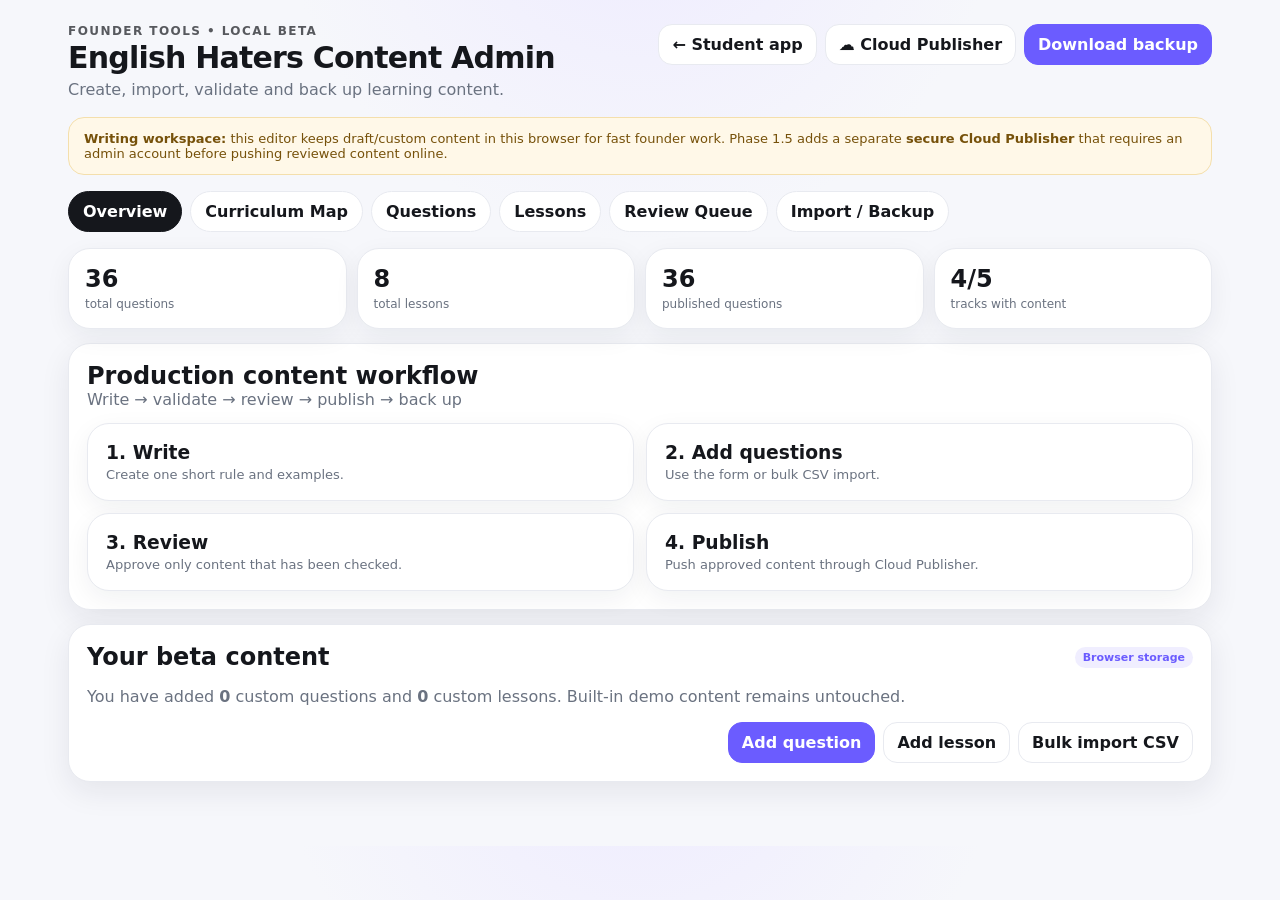
<file: admin.html>
<!doctype html>
<html lang="en">
<head>
  <meta charset="utf-8" />
  <meta name="viewport" content="width=device-width, initial-scale=1" />
  <meta name="theme-color" content="#15171c" />
  <meta name="description" content="English Haters Beta content admin." />
  <link rel="stylesheet" href="styles.css" />
  <link rel="stylesheet" href="admin.css" />
  <title>English Haters — Content Admin</title>
</head>
<body>
  <div id="adminApp"></div>
  <script src="data/curriculum.js"></script>
  <script src="data/questions.js"></script>
  <script src="data/lessons.js"></script>
  <script src="data/lesson-schema.js"></script>
  <script src="admin.js"></script>
</body>
</html>
</file>
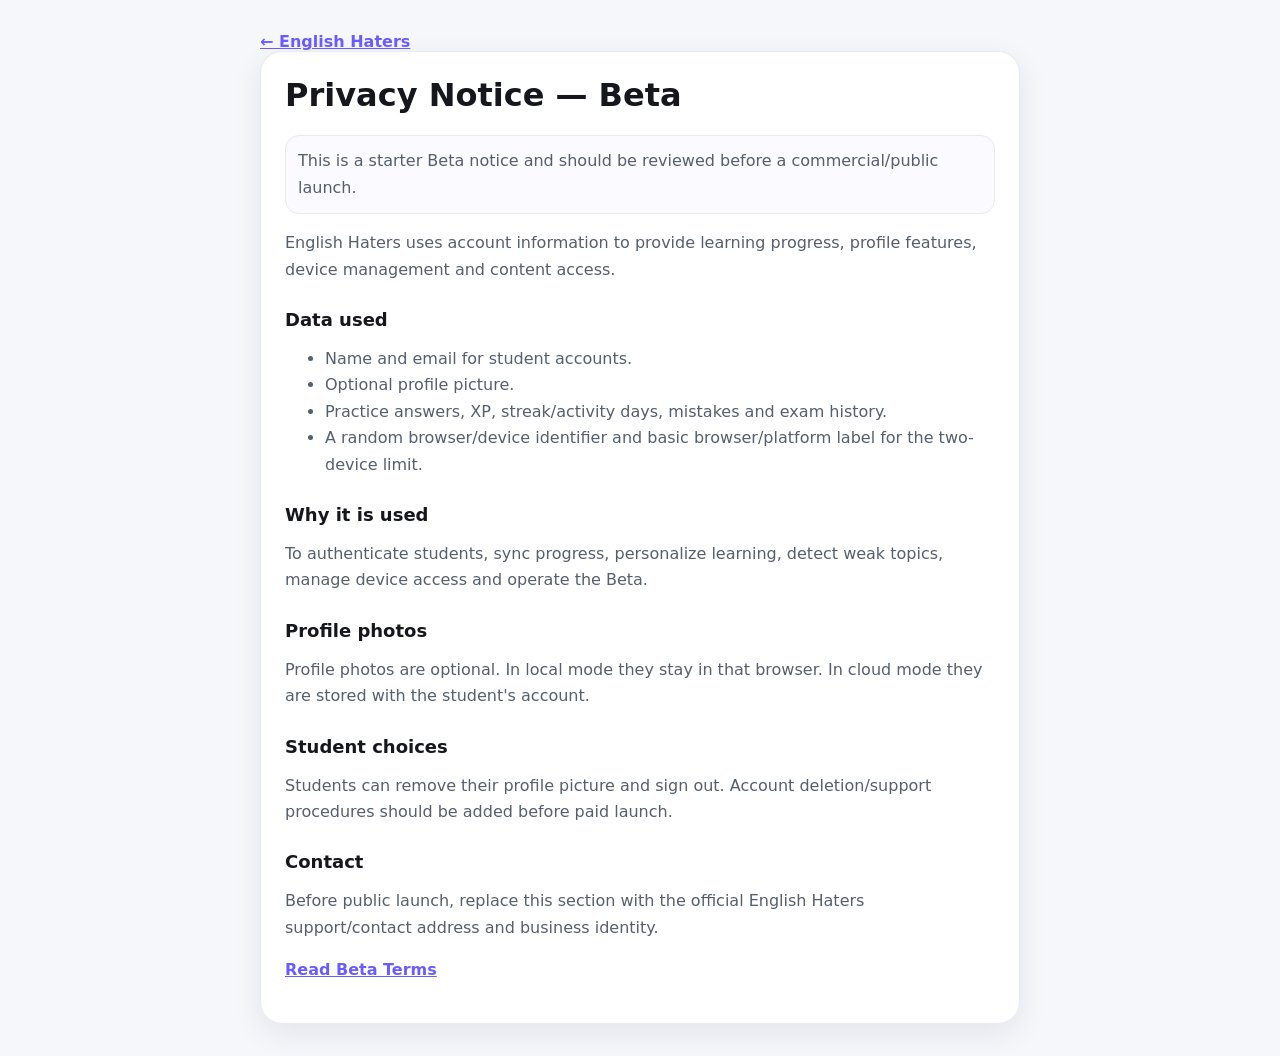
<file: privacy.html>
<!doctype html><html lang="en"><head><meta charset="utf-8"><meta name="viewport" content="width=device-width,initial-scale=1"><title>Privacy — English Haters</title><style>body{margin:0;font-family:Inter,system-ui,-apple-system,Segoe UI,Roboto,Arial;background:#f6f7fb;color:#15171c}.wrap{max-width:760px;margin:auto;padding:32px 18px}.card{background:#fff;border:1px solid #e8eaf0;border-radius:22px;padding:24px;box-shadow:0 10px 30px rgba(22,27,45,.08)}h1{margin-top:0}h2{margin-top:26px;font-size:18px}p,li{color:#555f6d;line-height:1.65}a{color:#6b5cff;font-weight:700}.note{background:#fafaff;border:1px solid #e8eaf0;padding:12px;border-radius:14px}</style></head><body><main class="wrap"><a href="./">← English Haters</a><div class="card"><h1>Privacy Notice — Beta</h1><p class="note">This is a starter Beta notice and should be reviewed before a commercial/public launch.</p><p>English Haters uses account information to provide learning progress, profile features, device management and content access.</p><h2>Data used</h2><ul><li>Name and email for student accounts.</li><li>Optional profile picture.</li><li>Practice answers, XP, streak/activity days, mistakes and exam history.</li><li>A random browser/device identifier and basic browser/platform label for the two-device limit.</li></ul><h2>Why it is used</h2><p>To authenticate students, sync progress, personalize learning, detect weak topics, manage device access and operate the Beta.</p><h2>Profile photos</h2><p>Profile photos are optional. In local mode they stay in that browser. In cloud mode they are stored with the student's account.</p><h2>Student choices</h2><p>Students can remove their profile picture and sign out. Account deletion/support procedures should be added before paid launch.</p><h2>Contact</h2><p>Before public launch, replace this section with the official English Haters support/contact address and business identity.</p><p><a href="terms.html">Read Beta Terms</a></p></div></main></body></html>
</file>
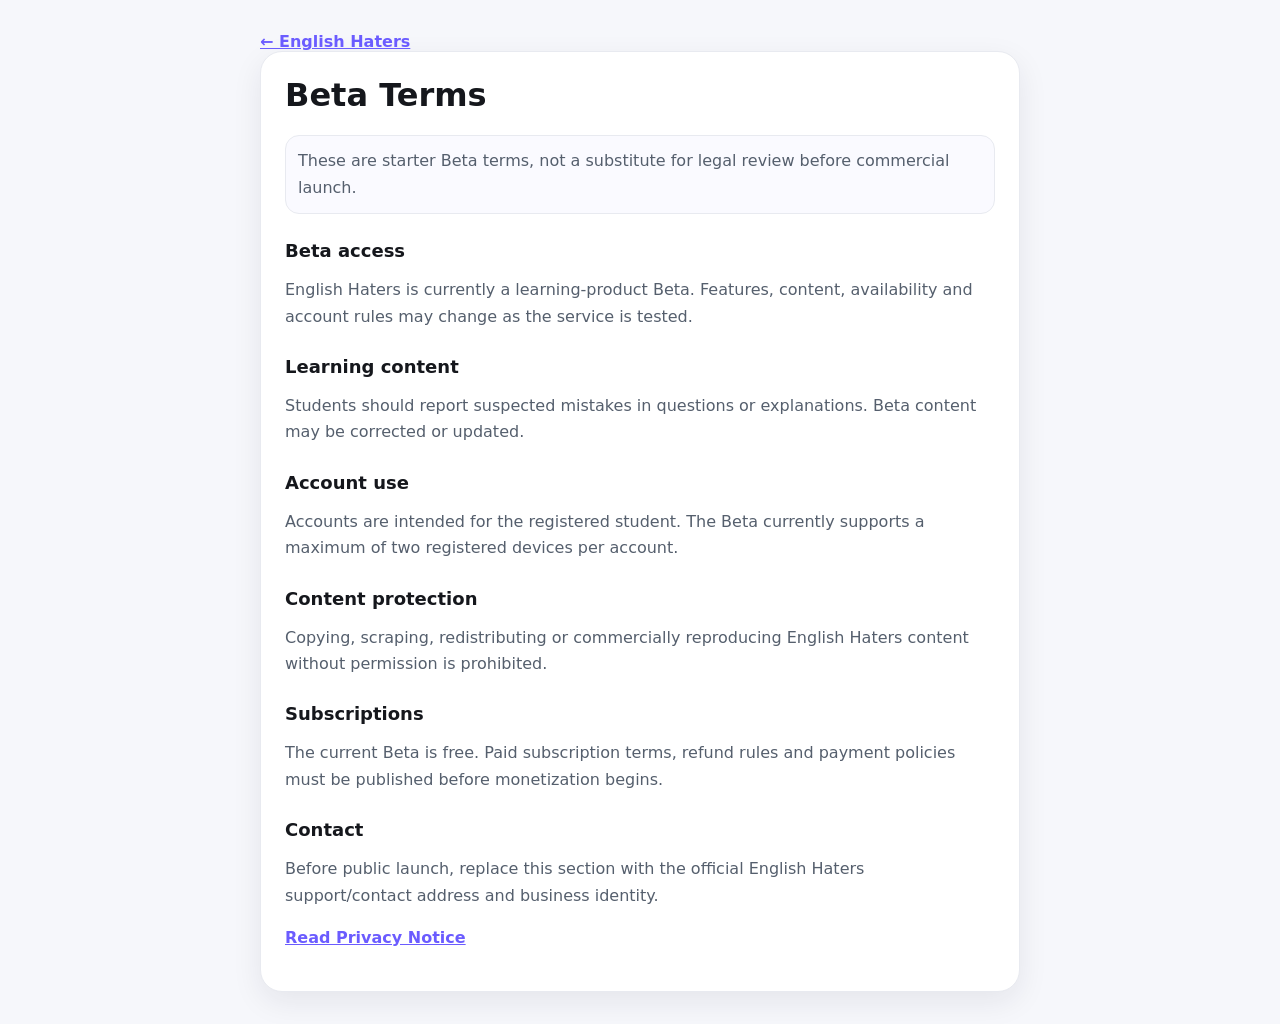
<file: terms.html>
<!doctype html><html lang="en"><head><meta charset="utf-8"><meta name="viewport" content="width=device-width,initial-scale=1"><title>Terms — English Haters</title><style>body{margin:0;font-family:Inter,system-ui,-apple-system,Segoe UI,Roboto,Arial;background:#f6f7fb;color:#15171c}.wrap{max-width:760px;margin:auto;padding:32px 18px}.card{background:#fff;border:1px solid #e8eaf0;border-radius:22px;padding:24px;box-shadow:0 10px 30px rgba(22,27,45,.08)}h1{margin-top:0}h2{margin-top:26px;font-size:18px}p,li{color:#555f6d;line-height:1.65}a{color:#6b5cff;font-weight:700}.note{background:#fafaff;border:1px solid #e8eaf0;padding:12px;border-radius:14px}</style></head><body><main class="wrap"><a href="./">← English Haters</a><div class="card"><h1>Beta Terms</h1><p class="note">These are starter Beta terms, not a substitute for legal review before commercial launch.</p><h2>Beta access</h2><p>English Haters is currently a learning-product Beta. Features, content, availability and account rules may change as the service is tested.</p><h2>Learning content</h2><p>Students should report suspected mistakes in questions or explanations. Beta content may be corrected or updated.</p><h2>Account use</h2><p>Accounts are intended for the registered student. The Beta currently supports a maximum of two registered devices per account.</p><h2>Content protection</h2><p>Copying, scraping, redistributing or commercially reproducing English Haters content without permission is prohibited.</p><h2>Subscriptions</h2><p>The current Beta is free. Paid subscription terms, refund rules and payment policies must be published before monetization begins.</p><h2>Contact</h2><p>Before public launch, replace this section with the official English Haters support/contact address and business identity.</p><p><a href="privacy.html">Read Privacy Notice</a></p></div></main></body></html>
</file>
<file: styles.css>
﻿:root{
  --bg:#f6f7fb;--card:#fff;--text:#15171c;--muted:#6a7280;--line:#e8eaf0;
  --accent:#6b5cff;--accent2:#8c7cff;--good:#1f9d66;--bad:#e14d57;--warn:#e9a23b;
  --radius:22px;--shadow:0 10px 30px rgba(22,27,45,.08)
}
*{box-sizing:border-box} body{margin:0;font-family:Inter,ui-sans-serif,system-ui,-apple-system,Segoe UI,Roboto,Arial;background:var(--bg);color:var(--text)}
button,input,select{font:inherit}.shell{max-width:760px;margin:auto;min-height:100vh;padding:18px 16px 96px}.topbar{display:flex;align-items:center;justify-content:space-between;margin-bottom:18px}.brand{font-weight:900;font-size:20px;letter-spacing:-.5px}.beta{font-size:11px;padding:4px 8px;border-radius:999px;background:#ece9ff;color:#5142d9;margin-left:6px}.avatar{width:38px;height:38px;border-radius:50%;display:grid;place-items:center;background:#15171c;color:#fff;font-weight:800}
.hero{background:linear-gradient(145deg,#15171c,#2d3040);color:#fff;border-radius:28px;padding:22px;box-shadow:var(--shadow);position:relative;overflow:hidden}.hero:after{content:"";position:absolute;width:170px;height:170px;background:rgba(255,255,255,.08);border-radius:50%;right:-55px;top:-65px}.eyebrow{font-size:12px;opacity:.7;text-transform:uppercase;letter-spacing:.12em}.hero h1{font-size:30px;line-height:1.08;margin:8px 0 10px;letter-spacing:-1.1px}.hero p{margin:0;opacity:.78;max-width:520px}.stats{display:grid;grid-template-columns:repeat(3,1fr);gap:10px;margin:14px 0}.stat,.card{background:var(--card);border:1px solid var(--line);border-radius:var(--radius);box-shadow:var(--shadow)}.stat{padding:14px}.stat b{font-size:18px;display:block}.stat span{font-size:12px;color:var(--muted)}
.section-head{display:flex;justify-content:space-between;align-items:center;margin:24px 2px 10px}.section-head h2{font-size:18px;margin:0}.section-head small{color:var(--muted)}.grid{display:grid;grid-template-columns:1fr 1fr;gap:12px}.track{padding:16px;cursor:pointer;transition:.18s transform}.track:hover{transform:translateY(-2px)}.track .icon{font-size:28px}.track h3{margin:9px 0 3px;font-size:17px}.track p{margin:0;color:var(--muted);font-size:13px}.progress{height:8px;background:#efeff5;border-radius:99px;overflow:hidden;margin-top:12px}.progress i{display:block;height:100%;background:var(--accent);border-radius:99px}.cta{width:100%;border:0;border-radius:18px;padding:15px 18px;font-weight:800;cursor:pointer;background:var(--accent);color:#fff}.cta.secondary{background:#fff;color:var(--text);border:1px solid var(--line)}.daily{padding:18px}.daily-row{display:flex;align-items:center;gap:14px}.flame{font-size:34px}.daily h3{margin:0}.daily p{margin:4px 0 0;color:var(--muted);font-size:13px}
.nav{position:fixed;left:50%;transform:translateX(-50%);bottom:0;width:min(760px,100%);display:grid;grid-template-columns:repeat(4,1fr);background:rgba(255,255,255,.95);backdrop-filter:blur(16px);border-top:1px solid var(--line);padding:9px 10px max(9px,env(safe-area-inset-bottom));z-index:20}.nav button{border:0;background:transparent;padding:8px;color:var(--muted);font-size:12px}.nav button.active{color:var(--accent);font-weight:800}.nav b{display:block;font-size:18px;margin-bottom:2px}
.page-title{font-size:28px;letter-spacing:-.8px;margin:8px 0 4px}.sub{color:var(--muted);margin:0 0 18px}.lesson-list{display:grid;gap:10px}.lesson{padding:15px;display:flex;align-items:center;gap:12px;cursor:pointer}.lesson .n{width:38px;height:38px;border-radius:13px;background:#f0eeff;color:var(--accent);display:grid;place-items:center;font-weight:900}.lesson h4{margin:0 0 3px}.lesson p{margin:0;color:var(--muted);font-size:12px}.lesson .arrow{margin-left:auto;color:var(--muted)}
.rule{padding:20px}.rule h2{margin:0 0 10px}.rule p{line-height:1.65}.example{background:#f5f4ff;border:1px solid #e4e0ff;border-radius:16px;padding:14px;margin:12px 0}.quiz{padding:20px}.qmeta{display:flex;justify-content:space-between;color:var(--muted);font-size:12px}.question{font-size:21px;font-weight:800;line-height:1.45;margin:16px 0}.choices{display:grid;gap:10px}.choice{border:1.5px solid var(--line);background:#fff;border-radius:16px;padding:14px;text-align:left;cursor:pointer}.choice.selected{border-color:var(--accent);background:#f6f4ff}.choice.correct{border-color:var(--good);background:#effaf5}.choice.wrong{border-color:var(--bad);background:#fff1f2}.feedback{padding:14px;border-radius:16px;margin-top:12px;font-size:14px}.feedback.good{background:#effaf5;color:#176d4b}.feedback.bad{background:#fff1f2;color:#a22d38}.row{display:flex;gap:10px;margin-top:14px}.row>*{flex:1}.result{text-align:center;padding:26px}.score{font-size:54px;font-weight:950;letter-spacing:-2px}.pill{display:inline-flex;padding:7px 10px;border-radius:999px;background:#f0eeff;color:var(--accent);font-weight:800;font-size:12px;margin:4px}.empty{padding:28px;text-align:center;color:var(--muted)}
@media(max-width:520px){.hero h1{font-size:26px}.grid{grid-template-columns:1fr 1fr}.stats{gap:8px}.stat{padding:11px}.shell{padding-left:12px;padding-right:12px}}
.admin-link{display:block;text-align:center;text-decoration:none;margin-top:12px}

/* Phase 1.3 practice engine */
.mastery-label{display:block;color:var(--muted);font-size:11px;margin-top:6px}.lesson-copy{flex:1;min-width:0}.progress.tiny{height:6px;margin-top:8px}.lesson-copy small{color:var(--muted);font-size:11px}.mastery-box{padding:14px;background:#fafaff;border:1px solid var(--line);border-radius:16px;margin:14px 0}.mastery-box b,.mastery-box span{display:block}.mastery-box span{color:var(--muted);font-size:12px;margin-top:3px}.daily-progress{margin-top:14px}.segment{display:flex;gap:8px;overflow:auto;padding-bottom:8px;margin-bottom:10px;scrollbar-width:none}.segment::-webkit-scrollbar{display:none}.segment button{white-space:nowrap;border:1px solid var(--line);background:#fff;border-radius:999px;padding:9px 12px;color:var(--muted);font-weight:700;cursor:pointer}.segment button.active{background:var(--text);border-color:var(--text);color:#fff}.mode-grid{display:grid;grid-template-columns:1fr 1fr;gap:12px}.mode-card{padding:17px;display:flex;flex-direction:column}.mode-icon{font-size:26px}.mode-card h3{margin:8px 0 4px}.mode-card p{color:var(--muted);font-size:13px;line-height:1.45;margin:0 0 14px;flex:1}.mode-card .cta{padding:12px 13px;border-radius:14px}.builder{padding:18px;margin:14px 0}.hidden{display:none}.builder-head,.panel-title,.topic-main,.quiz-top{display:flex;align-items:center;justify-content:space-between;gap:12px}.builder-head h3{margin:3px 0 12px}.icon-close{border:0;background:#f0f1f5;width:34px;height:34px;border-radius:50%;font-size:22px;cursor:pointer}.practice-form{display:grid;grid-template-columns:repeat(3,1fr);gap:10px;margin-bottom:12px}.practice-form label{font-size:12px;font-weight:800;color:var(--muted)}.practice-form select{width:100%;margin-top:6px;padding:12px;border:1px solid var(--line);border-radius:14px;background:#fff;color:var(--text)}.topic-practice{padding:15px}.topic-main h4{margin:0 0 3px}.topic-main p{margin:0;color:var(--muted);font-size:12px}.topic-main>b{font-size:18px}.small-action{margin-top:10px;border:0;background:#f0eeff;color:var(--accent);font-weight:800;border-radius:12px;padding:9px 13px;cursor:pointer}.small-action:disabled,.cta:disabled{opacity:.45;cursor:not-allowed}.mistake-list{display:grid;gap:10px}.mistake-item{padding:15px}.mistake-item h4{margin:5px 0;font-size:14px}.mistake-item p{margin:0;color:var(--muted);font-size:12px}.tagline{font-size:11px;color:var(--accent);font-weight:800}.quiz-top{font-size:12px;color:var(--muted);margin-bottom:10px}.quiz-top b{color:var(--accent)}.text-btn{border:0;background:transparent;padding:6px 0;color:var(--muted);cursor:pointer}.panel-title h3{margin:0}.panel-title p{margin:4px 0 0;color:var(--muted);font-size:12px}.panel-title>b{color:var(--accent)}.mastery-row{padding:15px;display:flex;align-items:center;justify-content:space-between;gap:10px}.mastery-row span,.mastery-row p{font-size:12px;color:var(--muted)}.mastery-row h4{margin:3px 0}.mastery-row p{margin:0}.mastery-number{font-size:22px;font-weight:900}.feedback small{opacity:.8}.choice:disabled{cursor:default}
@media(max-width:560px){.mode-grid{grid-template-columns:1fr}.practice-form{grid-template-columns:1fr}.mode-card{min-height:0}.segment{margin-left:-2px;margin-right:-2px}}

/* Phase 1.4 exam engine, question bank and OMR */
.nav{grid-template-columns:repeat(5,1fr)}
.exam-actions{display:grid;gap:10px;margin:12px 0 16px}.exam-action{width:100%;padding:15px;display:flex;align-items:center;gap:13px;text-align:left;cursor:pointer}.exam-action>span{font-size:28px}.exam-action>div{flex:1}.exam-action h3{margin:0 0 3px}.exam-action p{margin:0;color:var(--muted);font-size:12px}.exam-action>b{font-size:24px;color:var(--muted)}
.exam-form-grid{display:grid;grid-template-columns:repeat(4,1fr);gap:10px;margin-bottom:13px}.exam-form-grid label,.omr-form label{font-size:12px;font-weight:800;color:var(--muted)}.exam-form-grid select,.omr-form input,.omr-form select,.qb-filter input,.qb-filter select{width:100%;margin-top:6px;padding:12px;border:1px solid var(--line);border-radius:14px;background:#fff;color:var(--text)}.two-actions{display:grid;grid-template-columns:1fr 1fr;gap:10px}
.exam-history{padding:15px;display:flex;align-items:center;justify-content:space-between;gap:12px}.exam-history h4{margin:0 0 3px}.exam-history p{margin:0;color:var(--muted);font-size:12px}.exam-history>b{font-size:23px;color:var(--accent)}
.exam-top{display:grid;grid-template-columns:1fr auto auto;align-items:center;gap:16px;margin-bottom:10px}.exam-top>div{text-align:right}.exam-top small,.exam-top b{display:block}.exam-top small{font-size:10px;color:var(--muted);text-transform:uppercase;letter-spacing:.08em}.exam-top b{font-size:17px}.exam-nav-row{display:grid;grid-template-columns:1fr 1fr;gap:10px;margin-top:14px}.question-palette{display:flex;flex-wrap:wrap;gap:6px;margin:14px 0}.question-palette button{width:34px;height:34px;border:1px solid var(--line);border-radius:10px;background:#fff;color:var(--muted);cursor:pointer;font-size:12px;font-weight:800}.question-palette button.answered{background:#efedff;color:var(--accent);border-color:#d8d2ff}.question-palette button.current{outline:2px solid var(--accent);outline-offset:1px}.danger-lite{background:#fff;color:var(--bad);border:1px solid #ffd6d9}
.review-list,.qb-list{display:grid;gap:10px}.review-item{padding:15px;border-left:4px solid var(--line)}.review-good{border-left-color:var(--good)}.review-bad{border-left-color:var(--bad)}.review-head{display:flex;gap:10px;justify-content:space-between}.review-head b{font-size:14px;line-height:1.45}.review-head span{font-size:20px}.review-item p{margin:8px 0;font-size:13px}.review-explanation{background:#f7f7fa;border-radius:12px;padding:10px;font-size:13px;line-height:1.5;margin-bottom:7px}.review-item small{color:var(--muted)}
.qb-filter{padding:14px;margin:12px 0}.qb-filter>input{margin:0 0 9px}.qb-filter-grid{display:grid;grid-template-columns:repeat(3,1fr);gap:8px;margin-bottom:9px}.qb-filter-grid select{margin:0}.qb-item{padding:15px}.qb-item h4{font-size:15px;line-height:1.5;margin:12px 0}.qb-options{display:grid;grid-template-columns:1fr 1fr;gap:7px}.qb-options span{background:#f7f7fa;border-radius:10px;padding:8px;font-size:12px}.qb-solution{margin-top:10px;background:#effaf5;border-radius:13px;padding:12px;font-size:13px}.qb-solution p{margin:6px 0 0;line-height:1.5}
.omr-form{display:grid;grid-template-columns:1fr 1fr;gap:10px;margin-bottom:13px}.omr-preview{padding:20px;margin:14px 0;background:#fff}.omr-brand{text-align:center;font-weight:950;letter-spacing:.12em}.omr-preview h2{text-align:center;margin:5px 0 15px}.omr-info{display:flex;flex-wrap:wrap;justify-content:space-between;gap:8px;border-block:1px solid var(--line);padding:10px 0;font-size:12px}.omr-grid{display:grid;grid-template-columns:1fr 1fr;gap:4px 22px;margin-top:12px}.omr-row{display:grid;grid-template-columns:30px repeat(4,1fr);align-items:center;font-size:11px;border-bottom:1px dotted #ddd;padding:4px 0}.omr-row span{display:grid;place-items:center;width:24px;height:24px;border:1.5px solid #333;border-radius:50%;font-weight:700}
@media(max-width:620px){.exam-form-grid,.qb-filter-grid,.omr-form{grid-template-columns:1fr 1fr}.two-actions{grid-template-columns:1fr}.omr-grid{grid-template-columns:1fr}.exam-top{grid-template-columns:1fr auto auto;gap:8px}.exam-top .text-btn{font-size:11px}}
@media(max-width:420px){.exam-form-grid,.qb-filter-grid,.omr-form{grid-template-columns:1fr}.qb-options{grid-template-columns:1fr}.nav button{font-size:10px}.nav b{font-size:16px}}

/* Phase 1.5 accounts, profile picture, cloud sync */
.avatar-button{border:0;background:transparent;padding:0;cursor:pointer;border-radius:50%}.avatar,.profile-photo{overflow:hidden}.avatar img,.profile-photo img{width:100%;height:100%;object-fit:cover;display:block}.account-card{padding:18px;margin-bottom:14px}.account-title{display:flex;justify-content:space-between;gap:14px;align-items:flex-start}.account-title h2{margin:3px 0 5px}.account-title p,.profile-fields p{margin:0;color:var(--muted);font-size:13px;line-height:1.45}.cloud-badge{white-space:nowrap;background:#eef7ff;color:#1d65a6;border:1px solid #d4ebff;border-radius:999px;padding:7px 10px;font-size:11px;font-weight:900}.auth-grid{display:grid;grid-template-columns:1fr 1fr;gap:12px;margin-top:16px}.auth-box{border:1px solid var(--line);border-radius:16px;padding:14px}.auth-box h3{margin:0 0 11px}.auth-box label,.profile-fields label{display:block;font-size:12px;font-weight:800;color:var(--muted);margin-bottom:10px}.auth-box input,.profile-fields input{width:100%;margin-top:6px;padding:12px;border:1px solid var(--line);border-radius:13px;background:#fff;color:var(--text)}.auth-box .cta{margin-top:2px}.micro-note{font-size:11px;color:var(--muted);margin:12px 0 0}.account-alert{padding:10px 12px;border-radius:12px;margin-top:12px;font-size:12px}.account-alert.good{background:#effaf5;color:#176d4b}.account-alert.bad{background:#fff1f2;color:#a22d38}.profile-editor{display:grid;grid-template-columns:150px 1fr;gap:18px;align-items:start}.profile-photo-wrap{text-align:center}.profile-photo{width:112px;height:112px;border-radius:32px;background:#f0eeff;color:var(--accent);display:grid;place-items:center;font-size:32px;font-weight:950;margin:0 auto 10px;box-shadow:inset 0 0 0 1px #e0dcff}.photo-action{display:block;background:var(--text);color:#fff;border-radius:12px;padding:9px 10px;font-size:11px;font-weight:800;cursor:pointer}.photo-remove{margin-top:7px;border:0;background:transparent;color:var(--bad);font-size:11px;font-weight:800;cursor:pointer}.profile-fields h2{margin:3px 0 4px}.profile-fields>.cta{max-width:220px}.local-cloud-note{display:flex;gap:8px;flex-direction:column;background:#fafaff;border:1px solid var(--line);border-radius:14px;padding:12px;margin-top:14px;font-size:12px}.local-cloud-note span{color:var(--muted)}.sync-row{display:flex;justify-content:space-between;align-items:center;gap:12px;background:#fafaff;border:1px solid var(--line);border-radius:14px;padding:12px;margin-top:14px}.sync-row span b,.sync-row span small{display:block}.sync-row span small{color:var(--muted);font-size:11px;margin-top:2px}.section-head.compact{margin-top:17px;margin-bottom:8px}.section-head.compact h3{margin:0}.device-list{display:grid;gap:8px;margin-bottom:12px}.device-row{display:flex;justify-content:space-between;align-items:center;gap:10px;border:1px solid var(--line);border-radius:13px;padding:10px 12px}.device-row div b,.device-row div span{display:block}.device-row div b{font-size:12px}.device-row div span{font-size:10px;color:var(--muted);margin-top:3px}.empty.mini{padding:14px;font-size:11px}.account-status{display:flex;align-items:center;gap:12px}.account-status h3,.account-status p{margin:0}.account-status p{color:var(--muted);font-size:12px;margin-top:3px}.status-dot{width:12px;height:12px;border:3px solid #dedafc;border-top-color:var(--accent);border-radius:50%;animation:ehspin .8s linear infinite}@keyframes ehspin{to{transform:rotate(360deg)}}
@media(max-width:560px){.auth-grid{grid-template-columns:1fr}.profile-editor{grid-template-columns:1fr}.profile-fields{text-align:left}.profile-fields>.cta{max-width:none}.account-title{flex-direction:column}.sync-row{align-items:flex-start}.device-row{align-items:flex-start}}


/* Phase 1.6 online beta readiness */
.auth-link{width:100%;border:0;background:transparent;color:var(--accent);font-weight:800;font-size:12px;padding:10px 0 0;cursor:pointer}
.reset-box{margin-top:14px;padding:14px;border:1px solid var(--line);border-radius:14px;background:#fafaff}.reset-box b{display:block}.reset-box p{font-size:12px;color:var(--muted);margin:4px 0 10px}.reset-row{display:grid;grid-template-columns:1fr auto;gap:8px}.reset-row input{min-width:0;padding:11px;border:1px solid var(--line);border-radius:12px}.reset-row .small-action{margin:0}.recovery-form{max-width:440px;margin-top:16px}.install-app{margin-top:10px}.legal-links{display:flex;justify-content:center;gap:16px;margin-top:14px}.legal-links a{font-size:11px;color:var(--muted);text-decoration:none}.legal-links a:hover{color:var(--accent)}
body[data-network="offline"]:before{content:"Offline mode — saved lessons and local progress remain available";position:fixed;z-index:99;left:50%;transform:translateX(-50%);top:8px;width:min(720px,calc(100% - 24px));background:#fff3d9;color:#7b5713;border:1px solid #f2d58e;border-radius:12px;padding:8px 12px;text-align:center;font-size:11px;font-weight:800;box-shadow:var(--shadow)}
@media(max-width:560px){.reset-row{grid-template-columns:1fr}}

/* Phase 1.9 final student experience */
body{background:radial-gradient(circle at 50% -180px,#eeecff 0,#f6f7fb 380px);-webkit-font-smoothing:antialiased}
button,a,input,select{outline-color:var(--accent)}button:focus-visible,a:focus-visible,input:focus-visible,select:focus-visible{outline:3px solid rgba(107,92,255,.24);outline-offset:2px}
.shell{max-width:820px;padding-top:16px}.topbar{margin-bottom:22px}.brand-wrap{display:flex;flex-direction:column;gap:2px}.brand-sub{font-size:10px;color:var(--muted);font-weight:700;letter-spacing:.04em}.top-actions{display:flex;align-items:center;gap:9px}.cloud-dot{display:grid;place-items:center;width:30px;height:30px;border:1px solid #dce9ff;background:#f4f9ff;border-radius:50%;font-size:13px}.beta{background:#ece9ff;color:#5142d9}.welcome-row{display:flex;align-items:center;justify-content:space-between;gap:14px;margin:2px 2px 14px}.welcome-row h1{font-size:25px;letter-spacing:-.8px;margin:3px 0}.welcome-row p{margin:0;color:var(--muted);font-size:12px}.mini-switch{border:1px solid var(--line);background:rgba(255,255,255,.75);border-radius:999px;padding:9px 12px;color:var(--accent);font-size:11px;font-weight:850;white-space:nowrap;cursor:pointer}
.mission-hero{padding:22px 24px;display:grid;grid-template-columns:1fr auto;gap:20px;align-items:center;background:linear-gradient(140deg,#181921 0,#312b66 62%,#6557d7 120%)}.mission-hero:before{content:"";position:absolute;width:260px;height:260px;border:1px solid rgba(255,255,255,.08);border-radius:50%;right:-110px;bottom:-160px}.mission-copy{position:relative;z-index:1}.mission-copy h2{font-size:24px;letter-spacing:-.7px;margin:6px 0 7px}.mission-copy p{font-size:13px;line-height:1.5;max-width:480px}.mission-score{position:relative;z-index:1;min-width:92px;height:92px;border-radius:28px;background:rgba(255,255,255,.12);border:1px solid rgba(255,255,255,.14);display:grid;place-content:center;text-align:center;backdrop-filter:blur(6px)}.mission-score b{font-size:34px;line-height:.9}.mission-score span{font-size:13px;opacity:.75}.mission-score small{font-size:9px;text-transform:uppercase;letter-spacing:.1em;margin-top:3px;opacity:.6}.mission-dots{display:flex;gap:7px;margin:15px 0}.mission-dots i{width:30px;height:7px;border-radius:999px;background:rgba(255,255,255,.18)}.mission-dots i.done{background:#fff}.hero-cta{border:0;background:#fff;color:#252141;border-radius:14px;padding:11px 15px;font-size:12px;font-weight:900;cursor:pointer}.home-stats{margin-top:12px}.home-stats .stat{box-shadow:none}.continue-card{padding:16px;display:grid;grid-template-columns:auto 1fr auto;align-items:center;gap:14px;margin-top:12px}.continue-icon{width:48px;height:48px;border-radius:16px;background:#f0eeff;display:grid;place-items:center;font-size:24px}.continue-copy h3,.smart-practice h3{margin:3px 0 3px}.continue-copy p,.smart-practice p{margin:0;color:var(--muted);font-size:12px;line-height:1.4}.continue-action{margin:0;white-space:nowrap}
.week-card{padding:14px 16px}.week-strip{display:grid;grid-template-columns:repeat(7,1fr);gap:7px}.week-day{display:grid;gap:6px;place-items:center;color:#a4a9b3;font-size:10px;font-weight:800}.week-day i{font-style:normal;width:32px;height:32px;border-radius:11px;background:#f1f2f5;display:grid;place-items:center;font-size:13px}.week-day.active{color:var(--accent)}.week-day.active i{background:#efedff;color:var(--accent)}.week-day.today i{box-shadow:inset 0 0 0 2px var(--accent)}.week-meta{display:flex;justify-content:space-around;gap:8px;border-top:1px solid var(--line);margin-top:13px;padding-top:11px;color:var(--muted);font-size:10px}.week-meta b{color:var(--text);font-size:13px;margin-right:2px}.path-grid{gap:10px}.path-card{appearance:none;width:100%;text-align:left;color:var(--text);position:relative}.path-card.current{border-color:#d8d3ff;box-shadow:0 10px 30px rgba(107,92,255,.09)}.path-top{display:flex;align-items:center;justify-content:space-between}.current-badge{font-size:9px;font-weight:900;color:var(--accent);background:#f0eeff;padding:5px 7px;border-radius:999px}.page-head-row{display:flex;justify-content:space-between;align-items:flex-start;gap:14px;margin-bottom:4px}.page-head-row .sub{margin-bottom:12px}.path-score{flex:0 0 auto;width:72px;height:72px;border-radius:23px;background:#fff;border:1px solid var(--line);display:grid;place-content:center;text-align:center;box-shadow:var(--shadow)}.path-score b{font-size:20px}.path-score span{font-size:9px;color:var(--muted);text-transform:uppercase;letter-spacing:.08em}.learn-next{padding:15px 16px;display:grid;grid-template-columns:1fr auto;align-items:center;gap:12px;margin:8px 0 14px;background:linear-gradient(135deg,#fff,#faf9ff)}.learn-next h3{margin:3px 0}.learn-next p{margin:0;color:var(--muted);font-size:11px}.learn-next .small-action{margin:0}.path-lesson{appearance:none;width:100%;text-align:left;color:var(--text)}.lesson-title-row{display:flex;justify-content:space-between;align-items:center;gap:8px}.topic-status{font-size:9px;font-weight:900;padding:4px 6px;border-radius:999px;background:#f0f1f4;color:var(--muted);white-space:nowrap}.topic-status.progressing{background:#fff4dd;color:#936316}.topic-status.strong{background:#eaf8f1;color:#17734d}.lesson .n.complete{background:#eaf8f1;color:var(--good)}
.smart-practice{display:grid;grid-template-columns:auto 1fr minmax(130px,auto);gap:14px;align-items:center;padding:17px;margin:8px 0 12px;background:linear-gradient(135deg,#fff,#f8f7ff)}.smart-practice .cta{padding:12px 14px;border-radius:14px}.practice-kpis{display:grid;grid-template-columns:repeat(3,1fr);gap:8px;margin:0 0 12px}.practice-kpis>div{background:#fff;border:1px solid var(--line);border-radius:15px;padding:11px 12px}.practice-kpis b,.practice-kpis span{display:block}.practice-kpis b{font-size:17px}.practice-kpis span{font-size:10px;color:var(--muted)}.mode-card.featured{border-color:#d9d4ff;background:linear-gradient(145deg,#fff,#faf9ff)}.mode-label{font-size:8px;font-weight:950;letter-spacing:.1em;color:var(--accent);margin-top:4px}.result-v2{max-width:520px;margin:24px auto}.result-icon{font-size:42px;margin-bottom:6px}.result-stats{display:grid;grid-template-columns:repeat(3,1fr);gap:7px;margin:17px 0}.result-stats span{border:1px solid var(--line);background:#fafaff;border-radius:13px;padding:9px 5px;font-size:10px;color:var(--muted)}.result-stats b{display:block;font-size:14px;color:var(--text)}.result-actions{display:grid;gap:9px}.text-link{border:0;background:transparent;color:var(--muted);font-weight:800;padding:8px;cursor:pointer}.level-orb{width:72px;height:72px;border-radius:50%;background:linear-gradient(145deg,#6b5cff,#8f82ff);color:#fff;display:grid;place-content:center;text-align:center;box-shadow:0 10px 25px rgba(107,92,255,.25)}.level-orb b{font-size:25px;line-height:1}.level-orb span{font-size:8px;letter-spacing:.12em;margin-top:2px}.level-card{padding:16px}.level-progress{height:10px}.founder-card{display:grid;gap:12px}.founder-card h3{margin:4px 0}.founder-card p{margin:0;color:var(--muted);font-size:12px}.profile-stats{margin-top:0}
.card{transition:border-color .18s ease,box-shadow .18s ease,transform .18s ease}.track:hover,.path-lesson:hover,.exam-action:hover{transform:translateY(-1px);border-color:#dad6ff}.choice:hover:not(:disabled){border-color:#cfc9ff}.cta,.small-action,.hero-cta{transition:transform .12s ease,filter .12s ease}.cta:active,.small-action:active,.hero-cta:active{transform:scale(.985)}
@media(max-width:620px){.mission-hero{grid-template-columns:1fr auto;padding:20px}.mission-score{min-width:75px;width:75px;height:75px;border-radius:24px}.mission-score b{font-size:28px}.continue-card{grid-template-columns:auto 1fr}.continue-action{grid-column:1/-1;width:100%}.smart-practice{grid-template-columns:auto 1fr}.smart-practice .cta{grid-column:1/-1}.page-head-row{align-items:center}.path-score,.level-orb{width:62px;height:62px}.week-day i{width:29px;height:29px}}
@media(max-width:460px){.shell{padding-bottom:91px}.welcome-row h1{font-size:22px}.mission-hero{grid-template-columns:1fr}.mission-score{display:none}.mission-copy h2{font-size:21px}.hero-cta{width:100%}.home-stats .stat b{font-size:16px}.path-grid{grid-template-columns:1fr 1fr}.path-card{padding:13px}.path-card .icon{font-size:23px}.path-card h3{font-size:14px}.path-card p{font-size:11px}.week-card{padding:12px 10px}.week-strip{gap:3px}.week-day i{width:27px;height:27px}.page-head-row .page-title{font-size:25px}.practice-kpis>div{padding:9px}.result-stats{grid-template-columns:1fr 1fr 1fr}.brand-sub{display:none}}

/* Phase 1.11 gamification & retention */
.mission-list{display:grid;gap:9px}.mission-row{padding:13px 14px;display:grid;grid-template-columns:auto 1fr auto;gap:11px;align-items:center;box-shadow:none}.mission-row h4{margin:0 0 2px;font-size:14px}.mission-row p{margin:0;color:var(--muted);font-size:10px}.mission-row>b{font-size:12px;color:var(--muted)}.mission-icon{width:38px;height:38px;border-radius:13px;background:#f0eeff;color:var(--accent);display:grid;place-items:center;font-size:18px;font-weight:900}.mission-done{border-color:#d6eee2;background:#fbfefc}.mission-done .mission-icon{background:#eaf8f1;color:var(--good)}
.milestone-card{padding:15px 16px;display:grid;grid-template-columns:auto 1fr;gap:13px;align-items:center;margin-top:12px;background:linear-gradient(135deg,#fff,#faf9ff)}.milestone-card h3{margin:3px 0 2px;font-size:15px}.milestone-card small{color:var(--muted);font-size:10px}.milestone-icon{width:46px;height:46px;border-radius:16px;background:#f4f0ff;display:grid;place-items:center;font-size:22px}.profile-milestone{margin-top:12px}
.badge-peek{display:grid;grid-template-columns:repeat(3,1fr);gap:8px}.badge-chip{border:1px solid var(--line);background:#fff;border-radius:16px;padding:11px 7px;text-align:center;display:grid;gap:5px}.badge-chip span{font-size:21px}.badge-chip b{font-size:9px;line-height:1.2}.badge-chip.locked{filter:grayscale(.8);opacity:.52}.badge-chip.unlocked{border-color:#dcd7ff;background:#fbfaff}.center-link{display:block;margin:8px auto 0}
.achievement-grid{display:grid;grid-template-columns:1fr 1fr;gap:9px}.achievement{padding:13px;display:grid;grid-template-columns:auto 1fr;gap:10px;align-items:center;position:relative;box-shadow:none}.achievement h4{margin:0 0 2px;font-size:13px}.achievement p{margin:0;color:var(--muted);font-size:10px;line-height:1.35}.achievement>span{grid-column:2;font-size:9px;font-weight:900;color:var(--muted);text-transform:uppercase;letter-spacing:.06em}.achievement-icon{width:42px;height:42px;border-radius:14px;background:#f0eeff;display:grid;place-items:center;font-size:20px}.achievement.unlocked{border-color:#dad5ff;background:#fdfcff}.achievement.unlocked>span{color:var(--accent)}.achievement.locked{opacity:.62;filter:grayscale(.65)}
.heatmap-card{padding:15px}.heatmap{display:grid;grid-template-columns:repeat(14,1fr);gap:5px}.heatmap i,.heat-legend i{display:block;aspect-ratio:1;border-radius:5px;background:#eef0f4}.heatmap i.today{outline:2px solid var(--accent);outline-offset:1px}.heat-0{background:#eef0f4!important}.heat-1{background:#dedaff!important}.heat-2{background:#bcb4ff!important}.heat-3{background:#8b7eff!important}.heat-4{background:#5d4ee8!important}.heat-legend{display:flex;justify-content:flex-end;align-items:center;gap:4px;margin-top:10px;color:var(--muted);font-size:9px}.heat-legend i{width:10px;height:10px;aspect-ratio:auto}
.unlock-panel{margin:14px 0;padding:12px;border:1px solid #ddd8ff;background:#faf9ff;border-radius:16px;text-align:left}.unlock-item{display:flex;gap:10px;align-items:center;padding:8px 0}.unlock-item+ .unlock-item{border-top:1px solid var(--line)}.unlock-item>span{font-size:23px}.unlock-item b,.unlock-item small{display:block}.unlock-item b{font-size:12px}.unlock-item small{font-size:9px;color:var(--muted);margin-top:2px}.exam-unlocks{max-width:420px;margin-left:auto;margin-right:auto}
.level-orb span{max-width:58px;line-height:1.15}.level-card .panel-title .eyebrow{opacity:1;color:var(--accent)}
@media(max-width:520px){.achievement-grid{grid-template-columns:1fr}.badge-peek{grid-template-columns:repeat(3,1fr)}.heatmap{grid-template-columns:repeat(7,1fr)}.mission-row{grid-template-columns:auto 1fr auto}.mission-row{padding:11px}.mission-icon{width:34px;height:34px}.badge-chip b{font-size:8px}}


/* Phase 1.12 final polish, accessibility & responsive QA */
:root{--focus:#3322cc;--surface-soft:#fafaff;--nav-h:76px}
html{scroll-behavior:smooth;-webkit-text-size-adjust:100%}body{min-width:300px;background:radial-gradient(circle at 50% -120px,#eeebff 0,#f6f7fb 360px);font-synthesis:none;text-rendering:optimizeLegibility;-webkit-font-smoothing:antialiased}button,a,input,select{touch-action:manipulation}button{color:inherit}button:not(:disabled),a[href],label[for]{-webkit-tap-highlight-color:rgba(107,92,255,.12)}
.skip-link{position:fixed;left:12px;top:10px;z-index:999;transform:translateY(-160%);background:#15171c;color:#fff;border-radius:12px;padding:10px 14px;font-weight:900;text-decoration:none;box-shadow:var(--shadow)}.skip-link:focus{transform:none}.sr-only{position:absolute!important;width:1px!important;height:1px!important;padding:0!important;margin:-1px!important;overflow:hidden!important;clip:rect(0,0,0,0)!important;white-space:nowrap!important;border:0!important}.noscript{margin:20px auto;max-width:720px;padding:16px;border:1px solid #f2d58e;border-radius:16px;background:#fff3d9;color:#6d4b0a;font-weight:700}.boot-loader{min-height:70vh;display:grid;place-content:center;justify-items:center;gap:8px;color:var(--muted)}.boot-loader span{width:36px;height:36px;border:4px solid #dedafc;border-top-color:var(--accent);border-radius:50%;animation:ehspin .8s linear infinite}.boot-loader b{font-size:20px;color:var(--text)}.boot-loader small{font-size:11px}
:where(button,a,input,select,textarea):focus-visible{outline:3px solid rgba(51,34,204,.34);outline-offset:3px}.card:focus-visible{border-color:var(--accent)}
.shell{width:100%;padding-bottom:calc(var(--nav-h) + 28px + env(safe-area-inset-bottom));animation:pagein .18s ease-out}.topbar{position:relative}.brand{line-height:1.1}.avatar-button{min-width:44px;min-height:44px;display:grid;place-items:center}.cloud-dot{cursor:default}.nav{min-height:var(--nav-h);box-shadow:0 -8px 30px rgba(22,27,45,.06)}.nav button{min-height:54px;border-radius:14px;display:grid;place-content:center;gap:2px;cursor:pointer}.nav button:hover{background:#f8f7ff}.nav button.active{background:#f3f1ff}.nav button span{display:block}.nav b{line-height:1}
.card{box-shadow:0 8px 26px rgba(22,27,45,.06)}.hero{box-shadow:0 18px 44px rgba(22,27,45,.14)}.cta,.small-action,.hero-cta,.mini-switch{min-height:44px}.choice{min-height:52px;display:grid;grid-template-columns:32px 1fr;gap:9px;align-items:center;line-height:1.35}.choice-key{width:30px;height:30px;border-radius:10px;background:#f1f2f7;display:grid;place-items:center;font-size:11px;font-weight:950;color:var(--muted)}.choice.selected .choice-key{background:#e9e5ff;color:var(--accent)}.choice.correct .choice-key{background:#dff4e9;color:var(--good)}.choice.wrong .choice-key{background:#ffe0e3;color:var(--bad)}.question{font-size:clamp(19px,4.2vw,23px);letter-spacing:-.25px}.progress i{transition:width .28s ease}.feedback{line-height:1.5}.empty h3{color:var(--text);margin:0 0 6px}.empty p{margin:0;line-height:1.5}
.page-title{font-size:clamp(25px,6vw,31px)}.eyebrow{font-weight:800}.segment button{min-height:42px}.exam-action,.path-lesson,.path-card{min-height:44px}.question-palette button{min-width:38px;min-height:38px}.auth-box input,.profile-fields input,.practice-form select,.exam-form-grid select,.omr-form input,.omr-form select,.qb-filter input,.qb-filter select{min-height:46px}.account-alert{line-height:1.45}
body[data-network="offline"] .shell{padding-top:54px}
@keyframes pagein{from{opacity:.45;transform:translateY(3px)}to{opacity:1;transform:none}}
@media(max-width:420px){:root{--radius:19px}.shell{padding-left:10px;padding-right:10px}.topbar{margin-bottom:17px}.brand{font-size:18px}.beta{font-size:9px;padding:3px 6px}.stats{grid-template-columns:repeat(3,minmax(0,1fr))}.stat span{font-size:10px}.stat b{font-size:15px}.nav{padding-left:4px;padding-right:4px}.nav button{font-size:10px}.nav b{font-size:17px}.path-grid{grid-template-columns:1fr}.badge-peek{grid-template-columns:repeat(3,minmax(0,1fr))}.question{margin-top:14px}.quiz{padding:16px}.row{flex-direction:column}.row>*{width:100%}.two-actions{grid-template-columns:1fr}.profile-editor{grid-template-columns:1fr}.profile-fields>.cta{max-width:none}.auth-grid{grid-template-columns:1fr}.exam-form-grid{grid-template-columns:1fr 1fr}.week-meta{font-size:9px;flex-wrap:wrap}}
@media(min-width:900px){.shell{padding-top:28px}.nav{bottom:14px;border:1px solid var(--line);border-radius:24px;width:min(780px,calc(100% - 28px));padding-bottom:9px}.nav:after{content:"";position:absolute;inset:0;border-radius:inherit;pointer-events:none;box-shadow:0 12px 40px rgba(22,27,45,.10)}.hero{padding:26px}.mission-hero{padding:26px}}
@media(prefers-reduced-motion:reduce){html{scroll-behavior:auto}*,*:before,*:after{animation-duration:.001ms!important;animation-iteration-count:1!important;transition-duration:.001ms!important}.card:hover,.track:hover,.path-lesson:hover,.exam-action:hover{transform:none!important}}
@media(forced-colors:active){.progress i,.heatmap i,.mission-icon,.choice-key{forced-color-adjust:none}.card,.choice,.cta.secondary{border:1px solid CanvasText}.nav button.active{outline:2px solid Highlight}}


/* Phase 2.1 — structured lesson reader */
.lesson-page{display:grid;gap:14px;margin-top:12px}
.lesson-hero{padding:20px;display:grid;gap:10px}
.lesson-hero-top{display:flex;align-items:center;justify-content:space-between;gap:10px;flex-wrap:wrap}
.lesson-hero h1{font-size:clamp(25px,5.8vw,34px);line-height:1.14;margin:0;letter-spacing:-.035em}
.lesson-summary{margin:0;color:var(--muted);font-size:14px;line-height:1.65;white-space:pre-line}
.lesson-demo-tag{font-size:10px;font-weight:900;color:#805b16;background:#fff4d6;border:1px solid #f1dfaa;border-radius:999px;padding:5px 9px}
.lesson-meta{display:flex;gap:8px;flex-wrap:wrap}
.lesson-meta span,.lesson-prerequisites span{font-size:10px;font-weight:800;color:var(--muted);background:#f3f4f8;border:1px solid var(--line);padding:5px 9px;border-radius:999px}
.lesson-prerequisites,.lesson-outcomes{padding:15px}
.lesson-prerequisites>b,.lesson-outcomes h2{font-size:13px;margin:0 0 9px;display:block}
.lesson-prerequisites>div{display:flex;gap:7px;flex-wrap:wrap}
.lesson-outcomes ul,.lesson-points{margin:0;padding-left:20px;display:grid;gap:7px;color:var(--text);font-size:13px;line-height:1.55}
.lesson-outline{padding:15px;background:#f8f7ff;border:1px solid #e7e3ff;border-radius:18px;display:grid;gap:9px}
.lesson-outline>b{font-size:12px}
.lesson-outline>div{display:grid;grid-template-columns:repeat(2,minmax(0,1fr));gap:7px}
.lesson-outline a{color:var(--accent);font-size:11px;line-height:1.35;font-weight:800;text-decoration:none;padding:8px 9px;border:1px solid #e5e1ff;border-radius:10px;background:#fff}
.lesson-content{display:grid;gap:12px}
.lesson-section{scroll-margin-top:16px;background:#fff;border:1px solid var(--line);border-radius:18px;padding:17px;box-shadow:0 7px 22px rgba(22,27,45,.045);min-width:0}
.lesson-section-heading{display:grid;gap:5px;margin-bottom:10px}
.lesson-section-heading>span{font-size:9px;letter-spacing:.08em;text-transform:uppercase;font-weight:950;color:var(--accent)}
.lesson-section-heading h3{font-size:17px;line-height:1.3;margin:0;letter-spacing:-.02em}
.lesson-section p{font-size:13px;line-height:1.7;color:#41465a;margin:8px 0;white-space:normal;overflow-wrap:anywhere}
.lesson-section p:first-child{margin-top:0}
.lesson-formula{display:grid;gap:7px;margin:12px 0;padding:12px;border-radius:13px;background:#f5f3ff;border:1px solid #e6e1ff}
.lesson-formula span{font-size:9px;text-transform:uppercase;letter-spacing:.08em;font-weight:950;color:var(--accent)}
.lesson-formula code{font-family:ui-monospace,SFMono-Regular,Consolas,monospace;font-size:13px;line-height:1.6;color:#282044;white-space:pre-wrap;overflow-wrap:anywhere}
.lesson-examples{display:grid;gap:8px;margin-top:10px}
.lesson-example{border:1px solid #e9eaf0;border-radius:13px;padding:11px 12px;background:#fcfcfe;min-width:0}
.lesson-example-label{font-size:9px;font-weight:950;text-transform:uppercase;letter-spacing:.07em;color:var(--muted)}
.lesson-example-text{font-size:13px;font-weight:850;color:var(--text);line-height:1.5;overflow-wrap:anywhere}
.lesson-example-translation{font-size:11px;color:#6a5a9c;margin-top:4px}
.lesson-example p{font-size:11px;margin:5px 0 0}
.lesson-table-wrap{overflow-x:auto;margin-top:12px;border:1px solid var(--line);border-radius:12px}
.lesson-table{width:100%;border-collapse:collapse;min-width:360px;font-size:12px;line-height:1.5}
.lesson-table th,.lesson-table td{padding:10px 11px;text-align:left;vertical-align:top;border-bottom:1px solid var(--line)}
.lesson-table th{background:#f6f5fb;color:#514b6c;font-weight:900}
.lesson-table tr:last-child td{border-bottom:0}
.lesson-callout{padding:12px 13px;margin-top:12px;border:1px solid #e3e1ec;border-left:4px solid #8a7cf2;border-radius:12px;background:#faf9ff}
.lesson-callout>b{font-size:11px;display:block;margin-bottom:3px}
.lesson-callout p{margin:3px 0;font-size:12px}
.lesson-callout.tip{border-left-color:#2d9b6b;background:#f4fbf7;border-color:#d9eee3}
.lesson-callout.warning{border-left-color:#d38a28;background:#fffaf0;border-color:#f2e4c7}
.lesson-callout.important{border-left-color:#d45a62;background:#fff7f7;border-color:#f2dfe0}
.lesson-mistakes{display:grid;gap:8px;margin-top:10px}
.lesson-mistake{border:1px solid var(--line);border-radius:12px;padding:11px;display:grid;gap:7px;background:#fff}
.lesson-mistake>div{display:grid;grid-template-columns:82px minmax(0,1fr);gap:8px;align-items:start;font-size:12px}
.lesson-mistake span{font-size:9px;text-transform:uppercase;letter-spacing:.06em;font-weight:950;color:var(--muted)}
.lesson-mistake s{color:#b13c4a}
.lesson-mistake b{color:#16794c}
.lesson-mistake p{margin:0;font-size:11px}
.lesson-mastery{padding:15px;display:grid;gap:10px}
.lesson-mastery .cta{width:100%}
.lesson-import-preview{padding-left:20px;display:grid;gap:7px}
.lesson-import-preview li{padding:8px 0;font-size:12px}
.lesson-import-preview span{display:block;color:var(--muted);font-size:10px;margin-top:2px}
@media(min-width:760px){.lesson-page{max-width:820px;margin:14px auto 0}.lesson-hero{padding:26px}.lesson-section{padding:22px}.lesson-section-heading h3{font-size:19px}.lesson-section p{font-size:14px}.lesson-outline>div{grid-template-columns:repeat(3,minmax(0,1fr))}}
@media(max-width:420px){.lesson-hero{padding:16px}.lesson-section{padding:14px}.lesson-outline>div{grid-template-columns:1fr}.lesson-mistake>div{grid-template-columns:72px minmax(0,1fr)}}
</file>
<file: admin.css>
.admin-shell{max-width:1180px;margin:auto;padding:24px 18px 64px}.admin-top{display:flex;align-items:flex-start;justify-content:space-between;gap:16px;margin-bottom:18px}.admin-top h1{margin:2px 0 5px;font-size:30px;letter-spacing:-.8px}.admin-actions{display:flex;gap:8px;flex-wrap:wrap}.small-btn{border:1px solid var(--line);background:#fff;color:var(--text);border-radius:14px;padding:10px 13px;font-weight:800;cursor:pointer;text-decoration:none}.small-btn.primary{background:var(--accent);color:#fff;border-color:var(--accent)}.small-btn.danger{color:var(--bad)}.notice{padding:13px 15px;background:#fff8e8;border:1px solid #f4dfac;border-radius:16px;color:#76510a;font-size:13px;margin-bottom:16px}.admin-tabs{display:flex;gap:8px;overflow:auto;margin:16px 0}.admin-tabs button{white-space:nowrap;border:1px solid var(--line);background:#fff;border-radius:999px;padding:10px 14px;font-weight:800;cursor:pointer}.admin-tabs button.active{background:#15171c;color:#fff;border-color:#15171c}.admin-grid{display:grid;grid-template-columns:repeat(4,1fr);gap:10px}.admin-stat{padding:16px}.admin-stat b{display:block;font-size:24px}.admin-stat span{color:var(--muted);font-size:12px}.panel{background:#fff;border:1px solid var(--line);border-radius:22px;box-shadow:var(--shadow);padding:18px;margin-top:14px}.panel-head{display:flex;justify-content:space-between;align-items:center;gap:12px;margin-bottom:14px}.panel h2,.panel h3{margin:0}.form-grid{display:grid;grid-template-columns:repeat(2,1fr);gap:12px}.form-grid .full{grid-column:1/-1}.field label{display:block;font-size:12px;font-weight:800;margin:0 0 6px;color:#444a56}.field input,.field select,.field textarea{width:100%;border:1px solid var(--line);border-radius:13px;padding:11px 12px;background:#fff;color:var(--text);outline:none}.field textarea{min-height:94px;resize:vertical}.field input:focus,.field select:focus,.field textarea:focus{border-color:var(--accent);box-shadow:0 0 0 3px rgba(107,92,255,.1)}.form-actions{display:flex;gap:8px;justify-content:flex-end;margin-top:14px}.table-wrap{overflow:auto;border:1px solid var(--line);border-radius:16px}.admin-table{width:100%;border-collapse:collapse;min-width:850px}.admin-table th,.admin-table td{text-align:left;padding:11px 12px;border-bottom:1px solid var(--line);font-size:13px;vertical-align:top}.admin-table th{font-size:11px;text-transform:uppercase;letter-spacing:.06em;color:var(--muted);background:#fafafd}.admin-table tr:last-child td{border-bottom:0}.tag{display:inline-flex;border-radius:999px;background:#f0eeff;color:var(--accent);padding:4px 8px;font-size:11px;font-weight:800}.tag.green{background:#effaf5;color:#176d4b}.table-actions{display:flex;gap:6px}.icon-btn{border:1px solid var(--line);background:#fff;border-radius:10px;padding:6px 8px;cursor:pointer}.import-drop{border:2px dashed #d6d8e2;border-radius:18px;padding:24px;text-align:center;background:#fafafd}.import-drop input{max-width:100%}.import-help{font-size:13px;color:var(--muted);line-height:1.55}.validation{margin-top:12px;padding:12px 14px;border-radius:14px;font-size:13px}.validation.ok{background:#effaf5;color:#176d4b}.validation.bad{background:#fff1f2;color:#a22d38}.code-note{font-family:ui-monospace,SFMono-Regular,Consolas,monospace;font-size:12px;background:#f6f7fb;border:1px solid var(--line);padding:11px;border-radius:12px;overflow:auto}.empty-state{text-align:center;color:var(--muted);padding:26px}.filter-row{display:flex;gap:8px;flex-wrap:wrap;margin-bottom:12px}.filter-row input,.filter-row select{border:1px solid var(--line);border-radius:12px;padding:9px 11px;background:#fff}.muted{color:var(--muted)}
@media(max-width:800px){.admin-grid{grid-template-columns:1fr 1fr}.form-grid{grid-template-columns:1fr}.form-grid .full{grid-column:1}.admin-top{flex-direction:column}.admin-actions{width:100%}.small-btn{flex:1;text-align:center}}

/* Phase 2.0 curriculum map */
.curriculum-track .panel-head{align-items:flex-start}.curriculum-track .muted{max-width:760px;line-height:1.45;margin-top:5px}.curriculum-module{border:1px solid var(--line,#e4e6ed);border-radius:16px;background:#fff;margin:10px 0;overflow:hidden}.curriculum-module summary{cursor:pointer;list-style:none;padding:13px 15px;font-weight:900;display:flex;align-items:center;justify-content:space-between;gap:12px;background:#fafaff}.curriculum-module summary::-webkit-details-marker{display:none}.curriculum-module summary span{font-size:10px;color:var(--muted,#717684);font-weight:800}.curriculum-topic{display:grid;grid-template-columns:1fr auto;gap:12px;align-items:center;padding:11px 15px;border-top:1px solid var(--line,#e4e6ed)}.curriculum-topic b,.curriculum-topic small{display:block}.curriculum-topic b{font-size:13px}.curriculum-topic small{font-size:10px;color:var(--muted,#717684);margin-top:3px;line-height:1.4}.curriculum-topic.ready{background:#fbfefc}.curriculum-counts{display:flex;gap:5px}.curriculum-counts span{min-width:34px;padding:5px 7px;border-radius:10px;background:#f1f2f7;text-align:center;font-size:9px;font-weight:900;color:#656b78}.curriculum-topic.ready .curriculum-counts span{background:#e8f7ef;color:#24744b}@media(max-width:620px){.curriculum-topic{grid-template-columns:1fr}.curriculum-counts{justify-content:flex-start}}

/* Phase 2.1 structured lesson review preview */
.lesson-review-preview{min-width:220px;max-width:360px}.lesson-review-preview summary{cursor:pointer;color:var(--accent);font-weight:850;font-size:11px}.lesson-review-preview-body{max-height:420px;overflow:auto;margin-top:8px;padding:11px;border:1px solid var(--line);border-radius:12px;background:#fbfbfe;white-space:normal}.lesson-review-preview-body h3{font-size:14px;margin:0 0 6px}.lesson-review-preview-body h4{font-size:12px;margin:12px 0 5px}.lesson-review-preview-body p{font-size:11px;line-height:1.5;margin:5px 0}.lesson-review-preview-body pre{white-space:pre-wrap;background:#f0effb;padding:8px;border-radius:8px;font-size:11px}.lesson-review-example{padding:7px;margin:6px 0;border:1px solid var(--line);border-radius:8px;background:#fff}.lesson-review-example b{font-size:11px}.lesson-review-preview-body .table-wrap{margin-top:7px}
</file>
